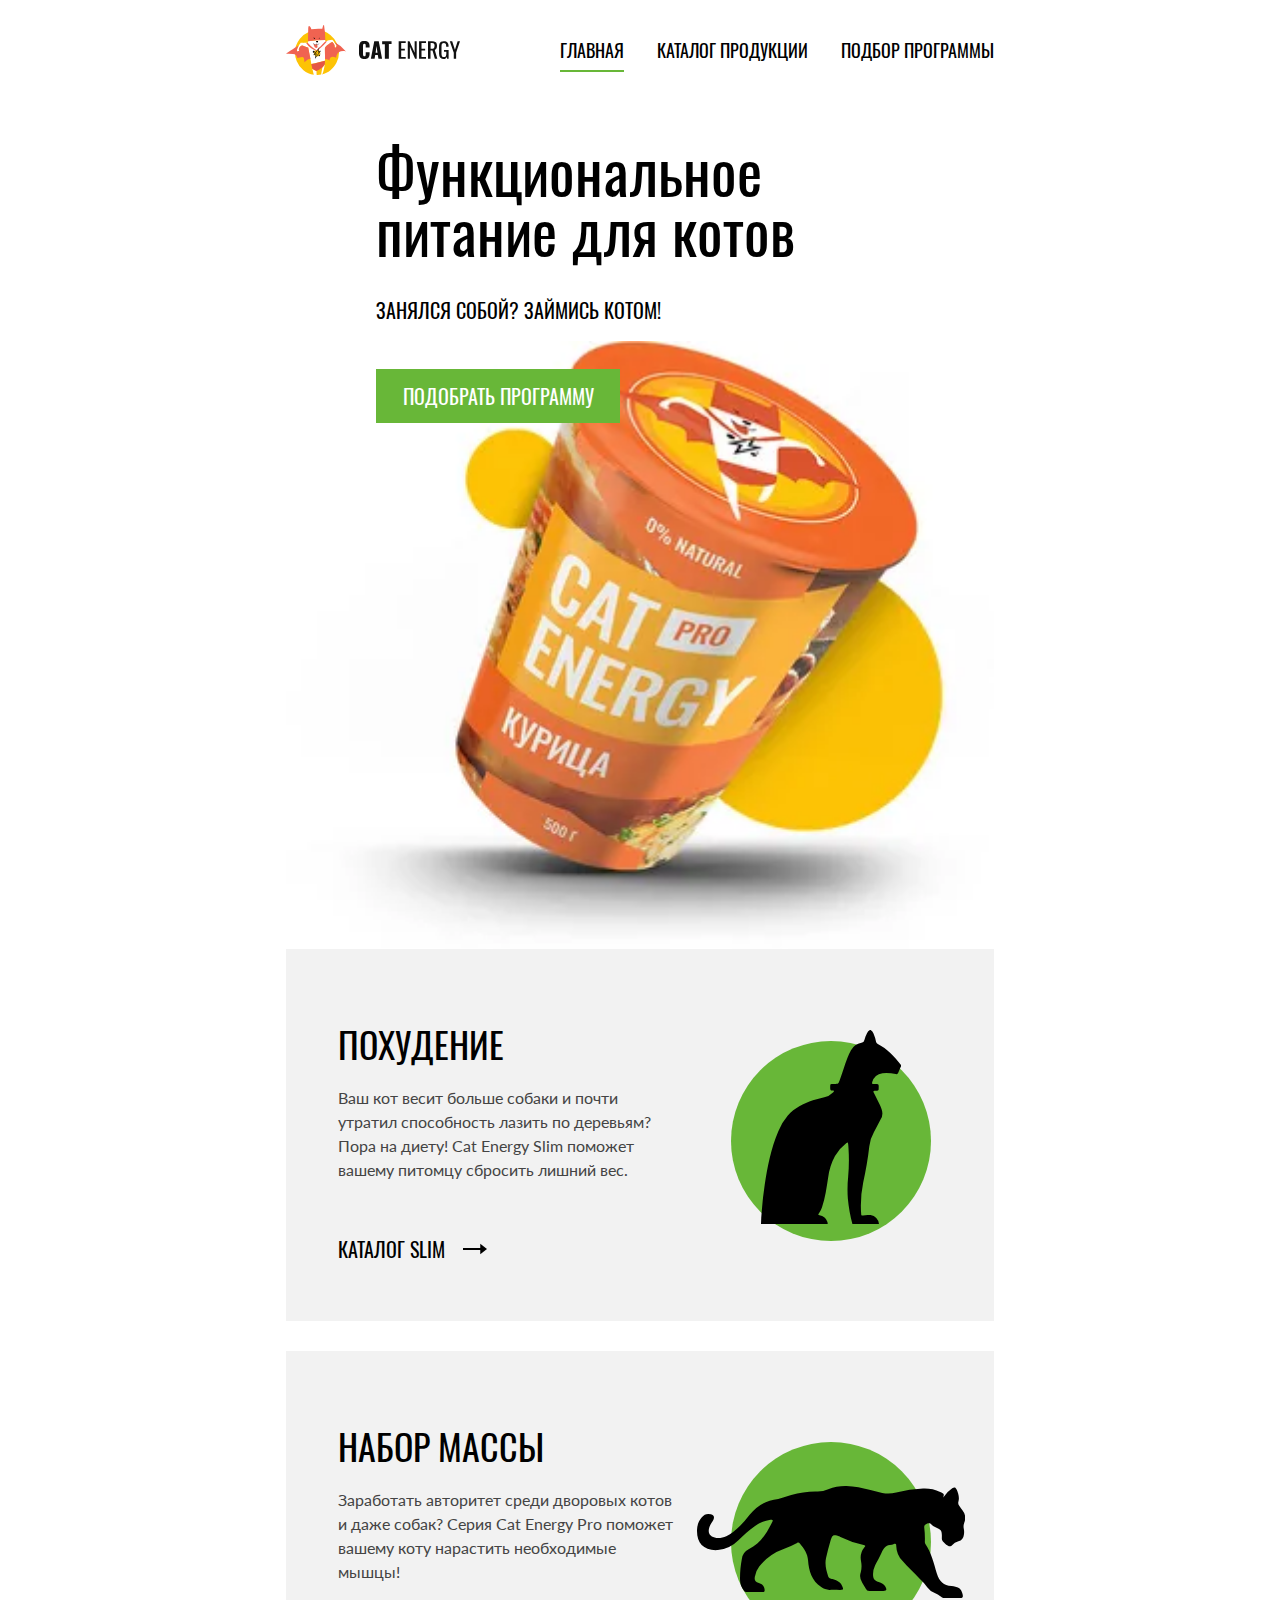
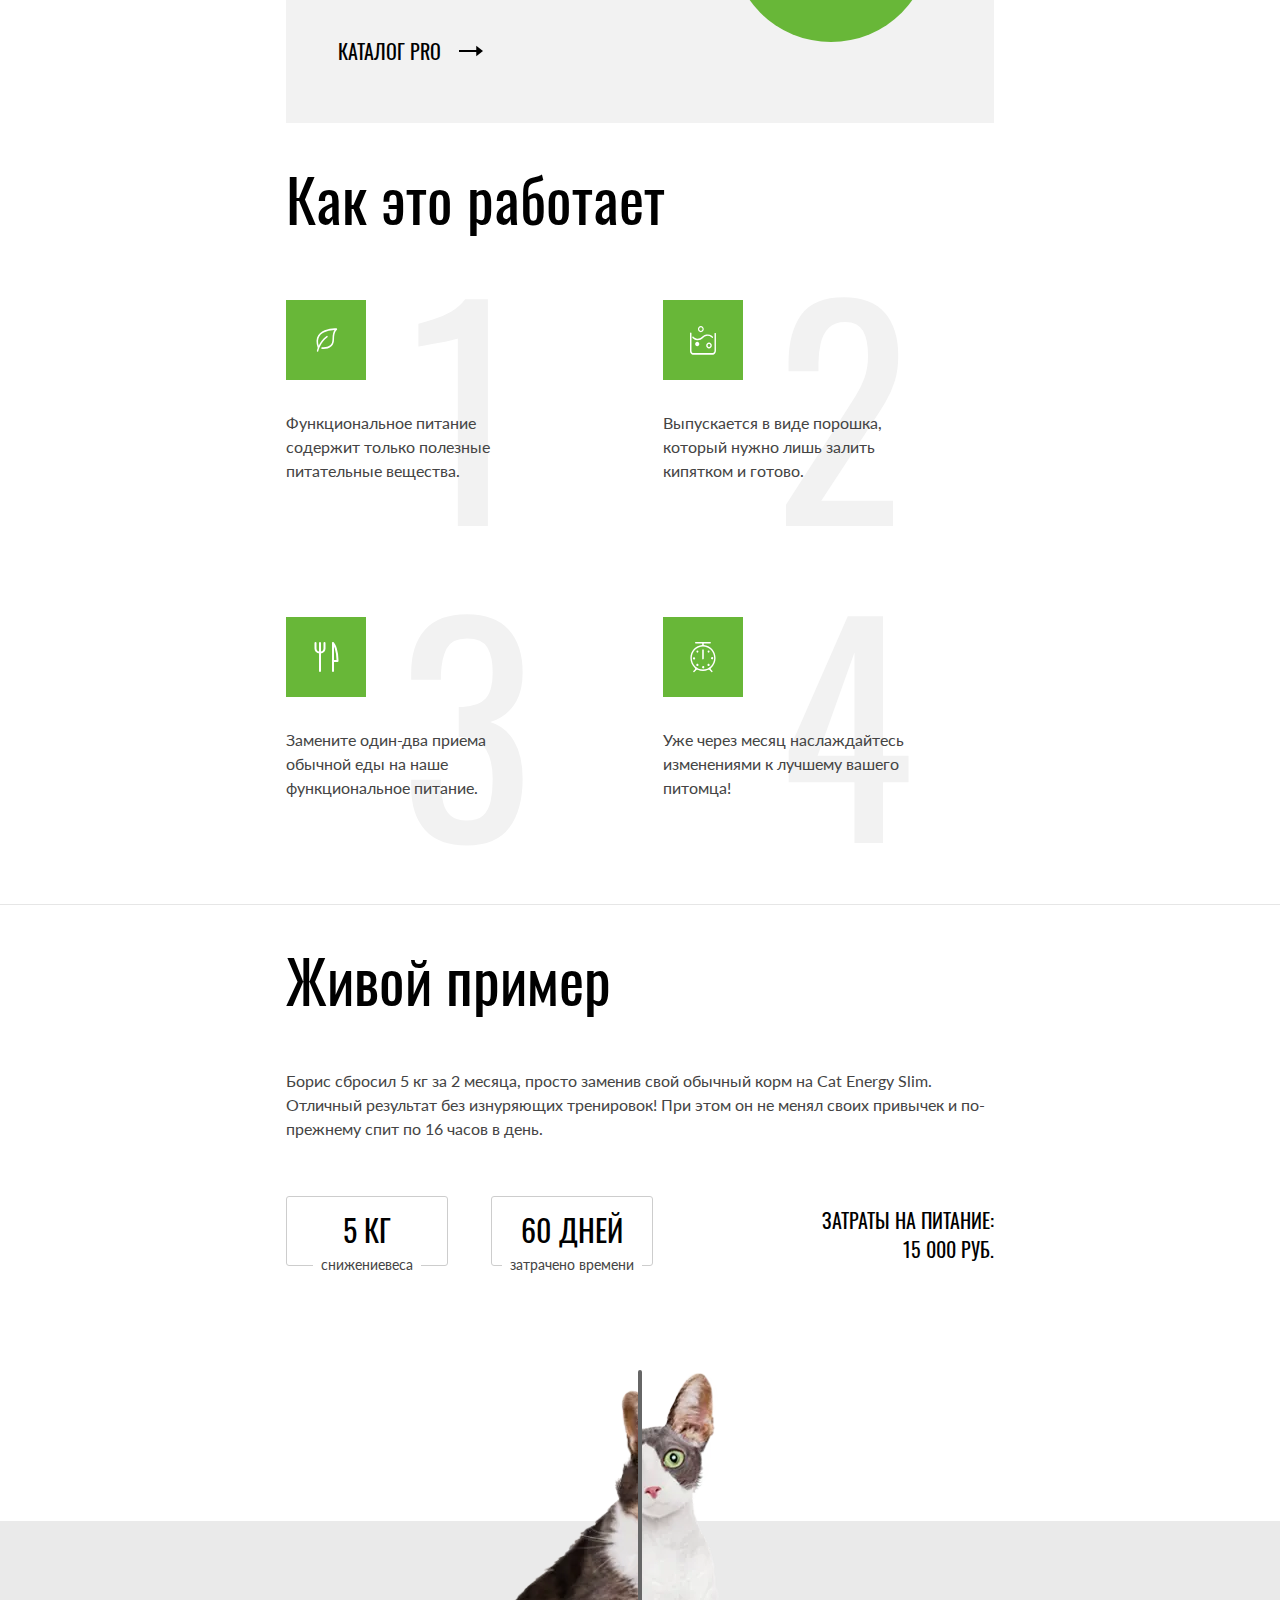
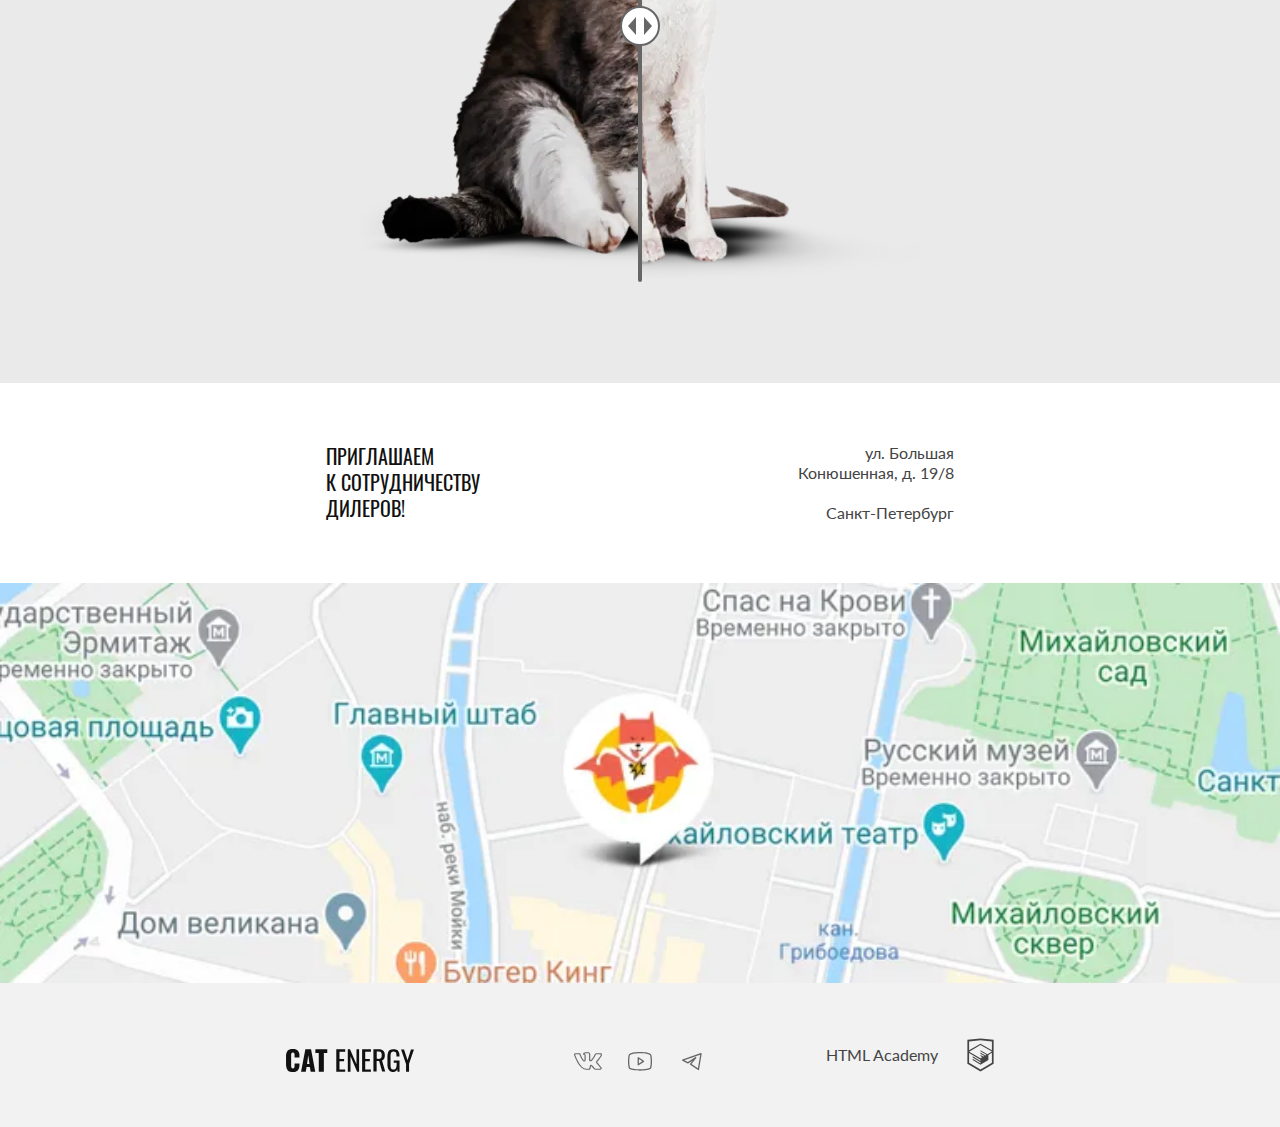
<file: index.html>
<!DOCTYPE html><html class="page" lang="ru"><head><meta charset="UTF-8"><title>CAT ENERGY</title><meta name="viewport" content="width=device-width,initial-scale=1"><link rel="stylesheet" href="styles/styles.css"><link rel="icon" href="favicon.ico"><link rel="icon" href="favicons/icon.svg" type="image/svg+xml"><link rel="apple-touch-icon" href="favicons/apple-icon-180x180.png"><link rel="manifest" href="manifest.webmanifest"><link rel="preload" href="../../fonts/oswald/oswaldregular.woff2" type="font/woff2" as="font" crossorigin="anonumous"><link rel="preload" href="../../fonts/lato/Lato-Regular.woff2" type="font/woff2" as="font" crossorigin="anonumous"><script src="scripts/index.js" defer="defer"></script></head><body class="page-body"><header class="page-body__header header"><a class="header__logo logo" href="index.html"><picture><source media="(min-width: 1440px)" srcset="images/logo-desktop.svg" width="70" height="59" type="image/svg+xml"><source media="(min-width: 768px)" srcset="images/logo-tablet.svg" width="60" height="50" type="image/svg+xml"><img class="logo__picture" src="images/logo-mobile.svg" alt="Логотип картинка." width="33" height="38"></picture><picture><source media="(min-width: 1440px)" srcset="images/logo-text.svg" width="118" height="21" type="image/svg+xml"><img class="logo__picture logo__picture--text" src="images/logo-text.svg" alt="Логотип текст." width="101" height="18"></picture></a><nav class="header__nav main-navigation"><button class="main-navigation__button" type="button"><span class="visually-hidden">Показать меню</span></button><ul class="main-navigation__list main-navigation__list--hidden main-navigation__list--light"><li class="main-navigation__item"><a class="main-navigation__link main-navigation__link--current" href="#" aria-current="page">Главная</a></li><li class="main-navigation__item"><a class="main-navigation__link" href="catalog.html">Каталог продукции</a></li><li class="main-navigation__item"><a class="main-navigation__link" href="#">Подбор программы</a></li></ul></nav></header><main class="main"><section class="hero"><div class="hero__wrapper"><h1 class="hero__title">Функциональное<br>питание для котов</h1><p class="hero__slogan">Занялся собой? Займись котом!</p><picture><source media="(min-width: 1440px)" srcset="images/hero-fhoto-desktop@1x.webp, images/hero-fhoto-desktop@2x.webp 2x" width="552" height="499" type="image/webp"><source media="(min-width: 768px)" srcset="images/hero-fhoto-tablet@1x.webp, images/hero-fhoto-tablet@2x.webp 2x" width="709" height="609" type="image/webp"><source srcset="images/hero-fhoto-mobile@1x.webp, images/hero-fhoto-mobile@2x.webp 2x" width="280" height="270" type="image/webp"><source media="(min-width: 1440px)" srcset="images/hero-fhoto-desktop@1x.png, images/hero-fhoto-desktop@2x.png 2x" width="552" height="499" type="image/png"><source media="(min-width: 768px)" srcset="images/hero-fhoto-tablet@1x.png, images/hero-fhoto-tablet@2x.png 2x" width="709" height="609" type="image/png"><img class="hero__picture" src="images/hero-fhoto-mobile@1x.png" alt="Банка еды для кота Cat energy PRO курица." width="280" height="270" srcset="images/hero-fhoto-mobile@2x.png 2x"></picture><a class="hero__button button button--primary" href="#">Подобрать программу</a></div></section><section class="programs"><h2 class="visually-hidden">Программы</h2><article class="programs__item programs__item--slim"><h3 class="programs__title">Похудение</h3><p class="programs__description">Ваш кот весит больше собаки и почти утратил способность лазить по деревьям? Пора на диету! Cat Energy Slim поможет вашему питомцу сбросить лишний вес.</p><a class="programs__link" href="#">Каталог slim</a></article><article class="programs__item programs__item--pro"><h3 class="programs__title">Набор массы</h3><p class="programs__description">Заработать авторитет среди дворовых котов и даже собак? Серия Cat Energy Pro поможет вашему коту нарастить необходимые мышцы!</p><a class="programs__link" href="#">Каталог pro</a></article></section><section class="works"><h2 class="works__title">Как это работает</h2><ul class="works__list"><li class="works__item works__item--leaf">Функциональное питание содержит только полезные питательные вещества.</li><li class="works__item works__item--drink">Выпускается в виде порошка, который нужно лишь залить кипятком и готово.</li><li class="works__item works__item--tableware">Замените один-два приема обычной еды на наше функциональное питание.</li><li class="works__item works__item--clock">Уже через месяц наслаждайтесь изменениями к лучшему вашего питомца!</li></ul></section><section class="example"><div class="example__wrapper"><h2 class="example__title">Живой пример</h2><p class="example__description">Борис сбросил 5 кг за 2 месяца, просто заменив свой обычный корм на Cat Energy Slim. Отличный результат без изнуряющих тренировок! При этом он не менял своих привычек и по-прежнему спит по 16 часов в день.</p><ul class="example__stats"><li class="example__item"><span class="example__meaning">5 КГ</span> <span class="example__parameter">снижение<br class="example__parameter-shift">веса</span></li><li class="example__item"><span class="example__meaning">60 ДНЕЙ</span> <span class="example__parameter">затрачено времени</span></li></ul><p class="example__cost"><span class="example__cost-parameter">Затраты на питание:</span> <span class="example__cost-meaning">15 000 РУБ.</span></p><div class="example__compare"><div class="example__image-container-before"><picture><source media="(min-width: 768px)" srcset="images/cat-before-tablet@1x.webp, images/cat-before-tablet@2x.webp 2x" width="560" height="512" type="image/webp"><source srcset="images/cat-before-mobile@1x.webp, images/cat-before-mobile@2x.webp 2x" width="280" height="256" type="image/webp"><source media="(min-width: 768px)" srcset="images/cat-before-tablet@1x.png, images/cat-before-tablet@2x.png 2x" width="560" height="512" type="image/png"><img class="example__image example__image-before" src="images/cat-before-mobile@1x.png" alt="Кот до нашего питания." width="280" height="256" srcset="images/cat-before-mobile@2x.png 2x"></picture></div><button class="example__button" type="button"><span class="visually-hidden">Посмотреть разницу</span></button><div class="example__image-container-after"><picture><source media="(min-width: 768px)" srcset="images/cat-after-tablet@1x.webp, images/cat-after-tablet@2x.webp 2x" width="560" height="512" type="image/webp"><source srcset="images/cat-after-mobile@1x.webp, images/cat-after-mobile@2x.webp 2x" width="280" height="256" type="image/webp"><source media="(min-width: 768px)" srcset="images/cat-after-tablet@1x.png, images/cat-after-tablet@2x.png 2x" width="560" height="512" type="image/png"><img class="example__image example__image-after" src="images/cat-after-mobile@1x.png" alt="Кот после нашего питания." width="280" height="256" srcset="images/cat-after-mobile@2x.png 2x"></picture></div></div></div></section><section class="contacts"><h2 class="visually-hidden">Контакты</h2><div class="contacts__wrapper"><p class="contacts__slogan">Приглашаем<br>к сотрудничеству<br>дилеров!</p><address class="contacts__address"><span class="contacts__address-name">ул. Большая<br>Конюшенная, д. 19/8</span> <span class="contacts__address-name">Санкт-Петербург</span></address></div><iframe class="contacts__map-interactive" src="https://www.google.com/maps/embed?pb=!1m18!1m12!1m3!1d3997.162788892918!2d30.318955098400224!3d59.9390880300428!2m3!1f0!2f0!3f0!3m2!1i1024!2i768!4f13.1!3m3!1m2!1s0x4696310fca145cc1%3A0x42b32648d8238007!2z0JHQvtC70YzRiNCw0Y8g0JrQvtC90Y7RiNC10L3QvdCw0Y8g0YPQuy4sIDE5LzgsINCh0LDQvdC60YIt0J_QtdGC0LXRgNCx0YPRgNCzLCAxOTExODY!5e0!3m2!1sru!2sru!4v1728132823657!5m2!1sru!2sru" width="600" height="450" style="border:0;" allowfullscreen="" loading="lazy" referrerpolicy="no-referrer-when-downgrade"></iframe></section></main><footer class="footer"><div class="footer__wrapper"><a class="footer__logo logo" href="index.html"><img class="logo__picture logo__picture--text" src="images/logo-text.svg" alt="Логотип." width="128" height="24"></a><ul class="footer__social-list social-list"><li class="social-list__item"><a class="social-list__link social-list__link--vk" href="#"><span class="visually-hidden">В контакте</span></a></li><li class="social-list__item"><a class="social-list__link social-list__link--youtube" href="#"><span class="visually-hidden">Youtube</span></a></li><li class="social-list__item"><a class="social-list__link social-list__link--tg" href="#"><span class="visually-hidden">Telegram</span></a></li></ul><a class="footer__htmlacademy-logo htmlacademy-logo" href="#"><span class="htmlacademy-logo__text">HTML Academy</span> <span class="htmlacademy-logo__picture"></span></a></div></footer></body></html>
</file>
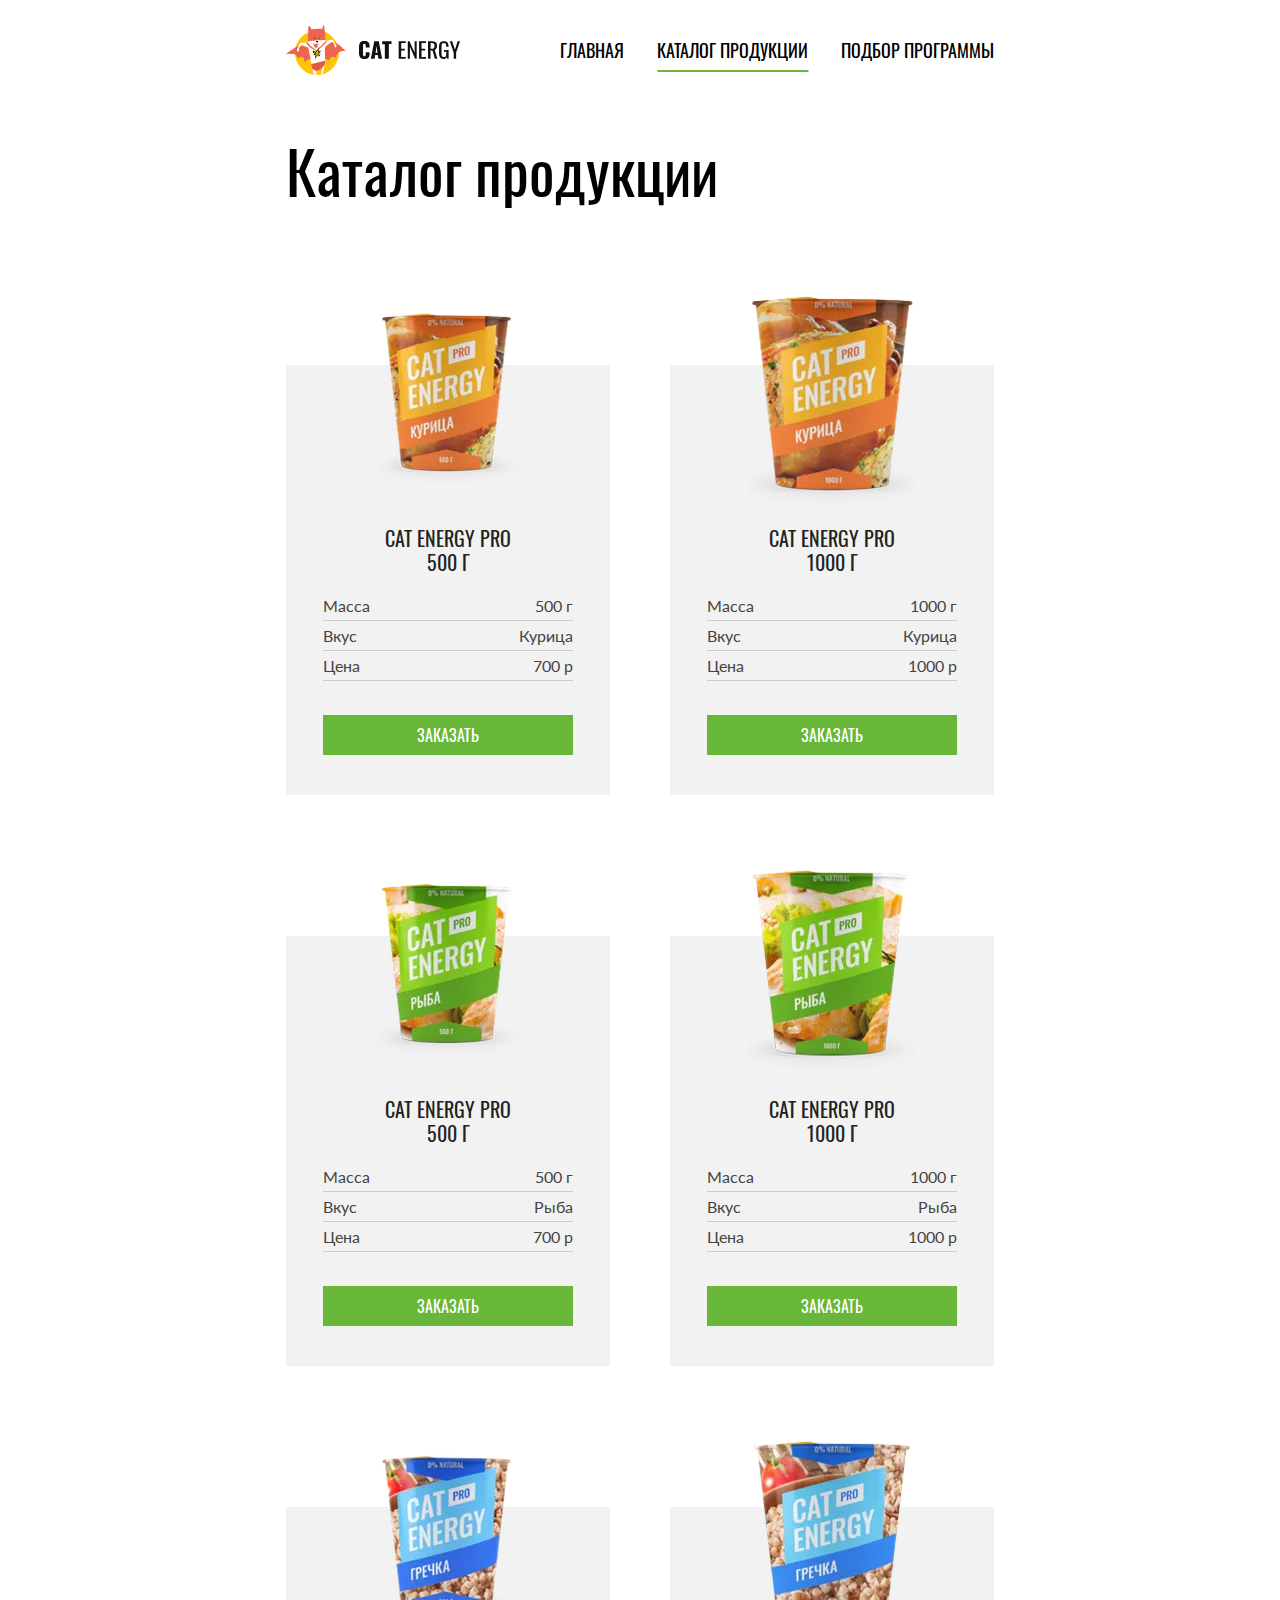
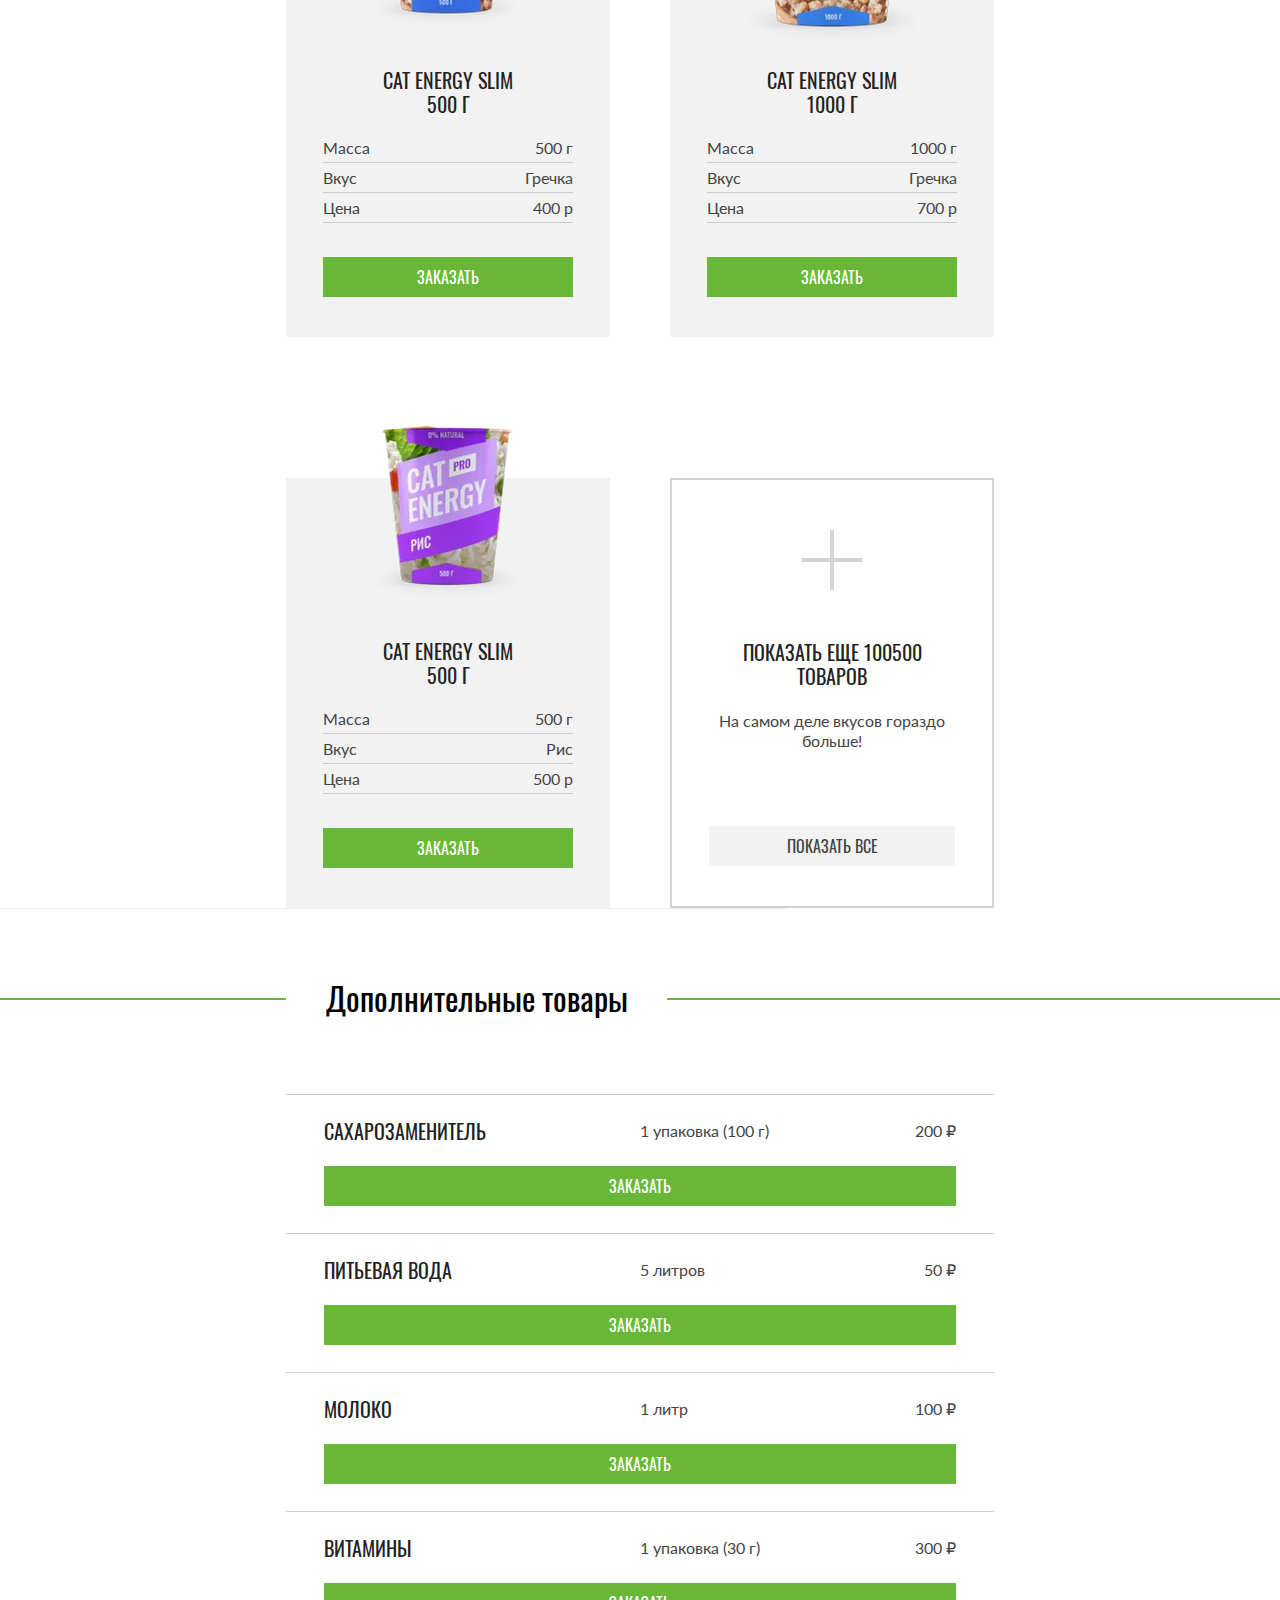
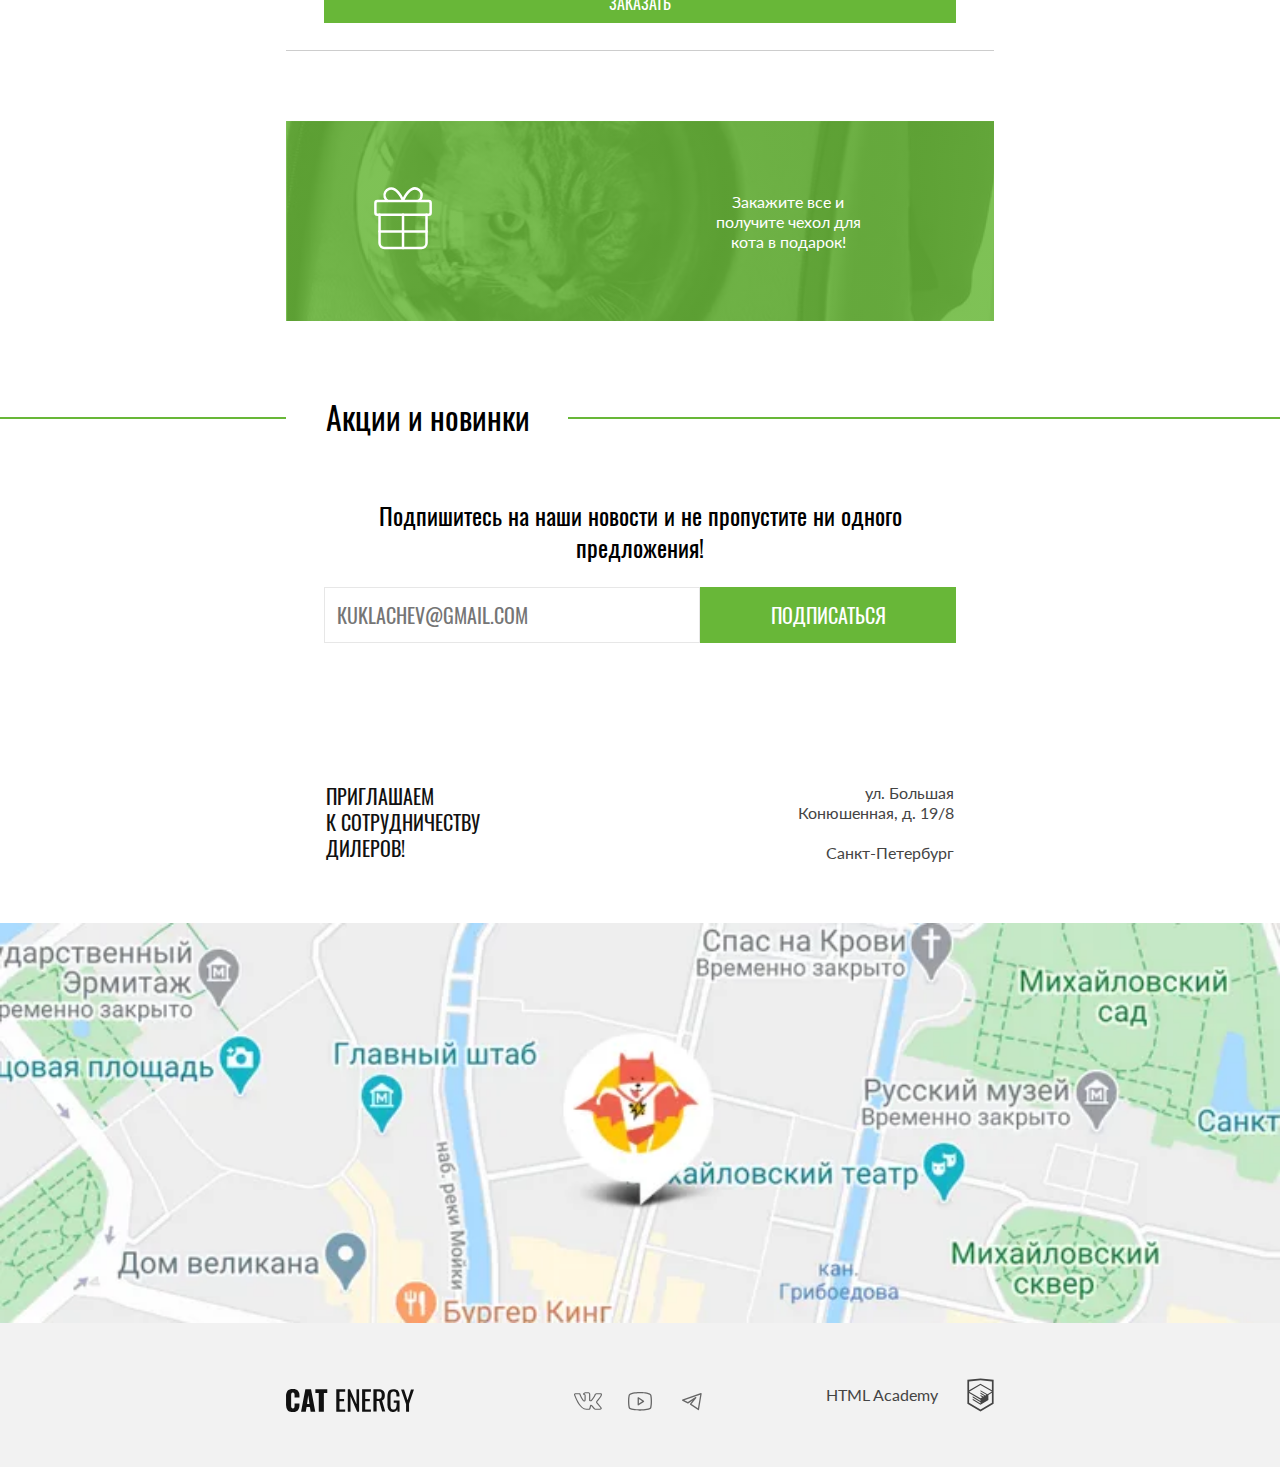
<file: catalog.html>
<!DOCTYPE html><html class="page" lang="ru"><head><meta charset="UTF-8"><title>Каталог CAT ENERGY</title><meta name="viewport" content="width=device-width,initial-scale=1"><link rel="stylesheet" href="styles/styles.css"><link rel="icon" href="favicon.ico"><link rel="icon" href="favicons/icon.svg" type="image/svg+xml"><link rel="apple-touch-icon" href="favicons/apple-icon-180x180.png"><link rel="manifest" href="manifest.webmanifest"><link rel="preload" href="../../fonts/oswald/oswaldregular.woff2" type="font/woff2" as="font" crossorigin="anonumous"><link rel="preload" href="../../fonts/lato/Lato-Regular.woff2" type="font/woff2" as="font" crossorigin="anonumous"><script src="scripts/index.js" defer="defer"></script></head><body class="page-body"><header class="header"><a class="header__logo logo" href="index.html"><picture><source media="(min-width: 1440px)" srcset="images/logo-desktop.svg" width="70" height="59" type="image/svg+xml"><source media="(min-width: 768px)" srcset="images/logo-tablet.svg" width="60" height="50" type="image/svg+xml"><img class="logo__picture" src="images/logo-mobile.svg" alt="Логотип картинка." width="33" height="38"></picture><picture><source media="(min-width: 1440px)" srcset="images/logo-text.svg" width="118" height="21" type="image/svg+xml"><img class="logo__picture logo__picture--text" src="images/logo-text.svg" alt="Логотип текст." width="101" height="18"></picture></a><nav class="header__nav main-navigation"><button class="main-navigation__button" type="button"><span class="visually-hidden">Показать меню</span></button><ul class="main-navigation__list main-navigation__list--hidden"><li class="main-navigation__item"><a class="main-navigation__link" href="index.html">Главная</a></li><li class="main-navigation__item"><a class="main-navigation__link main-navigation__link--current" href="#" aria-current="page">Каталог продукции</a></li><li class="main-navigation__item"><a class="main-navigation__link" href="#">Подбор программы</a></li></ul></nav></header><main class="main"><h1 class="main__title">Каталог продукции</h1><section class="catalog"><h2 class="visually-hidden">Каталог основной продукции</h2><ul class="catalog__list"><li class="catalog__item catalog-item"><a class="catalog-item__link-img" href="#"><picture><source media="(min-width: 1440px)" srcset="images/cat-energy-pro-chicken-500g-desktop@1x.webp, images/cat-energy-pro-chicken-500g-desktop@2x.webp 2x" width="169" height="210" type="image/webp"><source media="(min-width: 768px)" srcset="images/cat-energy-pro-chicken-500g-tablet@1x.webp, images/cat-energy-pro-chicken-500g-tablet@2x.webp 2x" width="200" height="210" type="image/webp"><source srcset="images/cat-energy-pro-chicken-500g-mobile@1x.webp, images/cat-energy-pro-chicken-500g-mobile@2x.webp 2x" width="140" height="107" type="image/webp"><source media="(min-width: 1440px)" srcset="images/cat-energy-pro-chicken-500g-desktop@1x.png, images/cat-energy-pro-chicken-500g-desktop@2x.png 2x" width="169" height="210" type="image/png"><source media="(min-width: 768px)" srcset="images/cat-energy-pro-chicken-500g-tablet@1x.png, images/cat-energy-pro-chicken-500g-tablet@2x.png 2x" width="200" height="210" type="image/png"><img class="catalog-item__image" src="images/cat-energy-pro-chicken-500g-mobile@1x.png" alt="Cat Energy Pro Курица 500г." width="140" height="107" srcset="images/cat-energy-pro-chicken-500g-mobile@2x.png 2x"></picture></a><a class="catalog-item__link" href="#"><h3 class="catalog-item__title">Cat Energy PRO 500 г</h3></a><ul class="catalog-item__properties"><li class="catalog-item__property"><span class="catalog-item__property-name">Масса</span> <span class="catalog-item__property-meaning">500 г</span></li><li class="catalog-item__property"><span class="catalog-item__property-name">Вкус</span> <span class="catalog-item__property-meaning">Курица</span></li><li class="catalog-item__property"><span class="catalog-item__property-name">Цена</span> <span class="catalog-item__property-meaning">700 р</span></li></ul><a class="catalog-item__button button button--primary" href="#">Заказать</a></li><li class="catalog__item catalog-item"><a class="catalog-item__link-img" href="#"><picture><source media="(min-width: 1440px)" srcset="images/cat-energy-pro-chicken-1000g-desktop@1x.webp, images/cat-energy-pro-chicken-1000g-desktop@2x.webp 2x" width="169" height="210" type="image/webp"><source media="(min-width: 768px)" srcset="images/cat-energy-pro-chicken-1000g-tablet@1x.webp, images/cat-energy-pro-chicken-1000g-tablet@2x.webp 2x" width="200" height="210" type="image/webp"><source srcset="images/cat-energy-pro-chicken-1000g-mobile@1x.webp, images/cat-energy-pro-chicken-1000g-mobile@2x.webp 2x" width="140" height="107" type="image/webp"><source media="(min-width: 1440px)" srcset="images/cat-energy-pro-chicken-1000g-desktop@1x.png, images/cat-energy-pro-chicken-1000g-desktop@2x.png 2x" width="169" height="210" type="image/png"><source media="(min-width: 768px)" srcset="images/cat-energy-pro-chicken-1000g-tablet@1x.png, images/cat-energy-pro-chicken-1000g-tablet@2x.png 2x" width="200" height="210" type="image/png"><img class="catalog-item__image" src="images/cat-energy-pro-chicken-1000g-mobile@1x.png" alt="Cat Energy Pro Курица 1000г." width="140" height="107" srcset="images/cat-energy-pro-chicken-1000g-mobile@2x.png 2x"></picture></a><a class="catalog-item__link" href="#"><h3 class="catalog-item__title">Cat Energy PRO 1000 г</h3></a><ul class="catalog-item__properties"><li class="catalog-item__property"><span class="catalog-item__property-name">Масса</span> <span class="catalog-item__property-meaning">1000 г</span></li><li class="catalog-item__property"><span class="catalog-item__property-name">Вкус</span> <span class="catalog-item__property-meaning">Курица</span></li><li class="catalog-item__property"><span class="catalog-item__property-name">Цена</span> <span class="catalog-item__property-meaning">1000 р</span></li></ul><a class="catalog-item__button button button--primary" href="#">Заказать</a></li><li class="catalog__item catalog-item"><a class="catalog-item__link-img" href="#"><picture><source media="(min-width: 1440px)" srcset="images/cat-energy-pro-fish-500g-desktop@1x.webp, images/cat-energy-pro-fish-500g-desktop@2x.webp 2x" width="169" height="210" type="image/webp"><source media="(min-width: 768px)" srcset="images/cat-energy-pro-fish-500g-tablet@1x.webp, images/cat-energy-pro-fish-500g-tablet@2x.webp 2x" width="200" height="210" type="image/webp"><source srcset="images/cat-energy-pro-fish-500g-mobile@1x.webp, images/cat-energy-pro-fish-500g-mobile@2x.webp 2x" width="140" height="107" type="image/webp"><source media="(min-width: 1440px)" srcset="images/cat-energy-pro-fish-500g-desktop@1x.png, images/cat-energy-pro-fish-500g-desktop@2x.png 2x" width="169" height="210" type="image/png"><source media="(min-width: 768px)" srcset="images/cat-energy-pro-fish-500g-tablet@1x.png, images/cat-energy-pro-fish-500g-tablet@2x.png 2x" width="200" height="210" type="image/png"><img class="catalog-item__image" src="images/cat-energy-pro-fish-500g-mobile@1x.png" alt="Cat Energy Pro Рыба 500г." width="140" height="107" srcset="images/cat-energy-pro-fish-500g-mobile@2x.png 2x"></picture></a><a class="catalog-item__link" href="#"><h3 class="catalog-item__title">Cat Energy PRO 500 г</h3></a><ul class="catalog-item__properties"><li class="catalog-item__property"><span class="catalog-item__property-name">Масса</span> <span class="catalog-item__property-meaning">500 г</span></li><li class="catalog-item__property"><span class="catalog-item__property-name">Вкус</span> <span class="catalog-item__property-meaning">Рыба</span></li><li class="catalog-item__property"><span class="catalog-item__property-name">Цена</span> <span class="catalog-item__property-meaning">700 р</span></li></ul><a class="catalog-item__button button button--primary" href="#">Заказать</a></li><li class="catalog__item catalog-item"><a class="catalog-item__link-img" href="#"><picture><source media="(min-width: 1440px)" srcset="images/cat-energy-pro-fish-1000g-desktop@1x.webp, images/cat-energy-pro-fish-1000g-desktop@2x.webp 2x" width="169" height="210" type="image/webp"><source media="(min-width: 768px)" srcset="images/cat-energy-pro-fish-1000g-tablet@1x.webp, images/cat-energy-pro-fish-1000g-tablet@2x.webp 2x" width="200" height="210" type="image/webp"><source srcset="images/cat-energy-pro-fish-1000g-mobile@1x.webp, images/cat-energy-pro-fish-1000g-mobile@2x.webp 2x" width="140" height="107" type="image/webp"><source media="(min-width: 1440px)" srcset="images/cat-energy-pro-fish-1000g-desktop@1x.png, images/cat-energy-pro-fish-1000g-desktop@2x.png 2x" width="169" height="210" type="image/png"><source media="(min-width: 768px)" srcset="images/cat-energy-pro-fish-1000g-tablet@1x.png, images/cat-energy-pro-fish-1000g-tablet@2x.png 2x" width="200" height="210" type="image/png"><img class="catalog-item__image" src="images/cat-energy-pro-fish-1000g-mobile@1x.png" alt="Cat Energy Pro Рыба 1000г." width="140" height="107" srcset="images/cat-energy-pro-fish-1000g-mobile@2x.png 2x"></picture></a><a class="catalog-item__link" href="#"><h3 class="catalog-item__title">Cat Energy PRO 1000 г</h3></a><ul class="catalog-item__properties"><li class="catalog-item__property"><span class="catalog-item__property-name">Масса</span> <span class="catalog-item__property-meaning">1000 г</span></li><li class="catalog-item__property"><span class="catalog-item__property-name">Вкус</span> <span class="catalog-item__property-meaning">Рыба</span></li><li class="catalog-item__property"><span class="catalog-item__property-name">Цена</span> <span class="catalog-item__property-meaning">1000 р</span></li></ul><a class="catalog-item__button button button--primary" href="#">Заказать</a></li><li class="catalog__item catalog-item"><a class="catalog-item__link-img" href="#"><picture><source media="(min-width: 1440px)" srcset="images/cat-energy-slim-buckwheat-500g-desktop@1x.webp, images/cat-energy-slim-buckwheat-500g-desktop@2x.webp 2x" width="169" height="210" type="image/webp"><source media="(min-width: 768px)" srcset="images/cat-energy-slim-buckwheat-500g-tablet@1x.webp, images/cat-energy-slim-buckwheat-500g-tablet@2x.webp 2x" width="200" height="210" type="image/webp"><source srcset="images/cat-energy-slim-buckwheat-500g-mobile@1x.webp, images/cat-energy-slim-buckwheat-500g-mobile@2x.webp 2x" width="140" height="107" type="image/webp"><source media="(min-width: 1440px)" srcset="images/cat-energy-slim-buckwheat-500g-desktop@1x.png, images/cat-energy-slim-buckwheat-500g-desktop@2x.png 2x" width="169" height="210" type="image/png"><source media="(min-width: 768px)" srcset="images/cat-energy-slim-buckwheat-500g-tablet@1x.png, images/cat-energy-slim-buckwheat-500g-tablet@2x.png 2x" width="200" height="210" type="image/png"><img class="catalog-item__image" src="images/cat-energy-slim-buckwheat-500g-mobile@1x.png" alt="Cat Energy Slim Гречка 500г." width="140" height="107" srcset="images/cat-energy-slim-buckwheat-500g-mobile@2x.png 2x"></picture></a><a class="catalog-item__link" href="#"><h3 class="catalog-item__title">Cat Energy SLIM 500 г</h3></a><ul class="catalog-item__properties"><li class="catalog-item__property"><span class="catalog-item__property-name">Масса</span> <span class="catalog-item__property-meaning">500 г</span></li><li class="catalog-item__property"><span class="catalog-item__property-name">Вкус</span> <span class="catalog-item__property-meaning">Гречка</span></li><li class="catalog-item__property"><span class="catalog-item__property-name">Цена</span> <span class="catalog-item__property-meaning">400 р</span></li></ul><a class="catalog-item__button button button--primary" href="#">Заказать</a></li><li class="catalog__item catalog-item"><a class="catalog-item__link-img" href="#"><picture><source media="(min-width: 1440px)" srcset="images/cat-energy-slim-buckwheat-1000g-desktop@1x.webp, images/cat-energy-slim-buckwheat-1000g-desktop@2x.webp 2x" width="169" height="210" type="image/webp"><source media="(min-width: 768px)" srcset="images/cat-energy-slim-buckwheat-1000g-tablet@1x.webp, images/cat-energy-slim-buckwheat-1000g-tablet@2x.webp 2x" width="200" height="210" type="image/webp"><source srcset="images/cat-energy-slim-buckwheat-1000g-mobile@1x.webp, images/cat-energy-slim-buckwheat-1000g-mobile@2x.webp 2x" width="140" height="107" type="image/webp"><source media="(min-width: 1440px)" srcset="images/cat-energy-slim-buckwheat-1000g-desktop@1x.png, images/cat-energy-slim-buckwheat-1000g-desktop@2x.png 2x" width="169" height="210" type="image/png"><source media="(min-width: 768px)" srcset="images/cat-energy-slim-buckwheat-1000g-tablet@1x.png, images/cat-energy-slim-buckwheat-1000g-tablet@2x.png 2x" width="200" height="210" type="image/png"><img class="catalog-item__image" src="images/cat-energy-slim-buckwheat-1000g-mobile@1x.png" alt="Cat Energy Slim Гречка 1000г." width="140" height="107" srcset="images/cat-energy-slim-buckwheat-1000g-mobile@2x.png 2x"></picture></a><a class="catalog-item__link" href="#"><h3 class="catalog-item__title">Cat Energy SLIM 1000 г</h3></a><ul class="catalog-item__properties"><li class="catalog-item__property"><span class="catalog-item__property-name">Масса</span> <span class="catalog-item__property-meaning">1000 г</span></li><li class="catalog-item__property"><span class="catalog-item__property-name">Вкус</span> <span class="catalog-item__property-meaning">Гречка</span></li><li class="catalog-item__property"><span class="catalog-item__property-name">Цена</span> <span class="catalog-item__property-meaning">700 р</span></li></ul><a class="catalog-item__button button button--primary" href="#">Заказать</a></li><li class="catalog__item catalog-item"><a class="catalog-item__link-img" href="#"><picture><source media="(min-width: 1440px)" srcset="images/cat-energy-slim-rice-500g-desktop@1x.webp, images/cat-energy-slim-rice-500g-desktop@2x.webp 2x" width="169" height="210" type="image/webp"><source media="(min-width: 768px)" srcset="images/cat-energy-slim-rice-500g-tablet@1x.webp, images/cat-energy-slim-rice-500g-tablet@2x.webp 2x" width="200" height="210" type="image/webp"><source srcset="images/cat-energy-slim-rice-500g-mobile@1x.webp, images/cat-energy-slim-rice-500g-mobile@2x.webp 2x" width="140" height="107" type="image/webp"><source media="(min-width: 1440px)" srcset="images/cat-energy-slim-rice-500g-desktop@1x.png, images/cat-energy-slim-rice-500g-desktop@2x.png 2x" width="169" height="210" type="image/png"><source media="(min-width: 768px)" srcset="images/cat-energy-slim-rice-500g-tablet@1x.png, images/cat-energy-slim-rice-500g-tablet@2x.png 2x" width="200" height="210" type="image/png"><img class="catalog-item__image" src="images/cat-energy-slim-rice-500g-mobile@1x.png" alt="Изображение питания." width="140" height="107" srcset="images/cat-energy-slim-rice-500g-mobile@2x.png 2x"></picture></a><a class="catalog-item__link" href="#"><h3 class="catalog-item__title">Cat Energy SLIM 500 г</h3></a><ul class="catalog-item__properties"><li class="catalog-item__property"><span class="catalog-item__property-name">Масса</span> <span class="catalog-item__property-meaning">500 г</span></li><li class="catalog-item__property"><span class="catalog-item__property-name">Вкус</span> <span class="catalog-item__property-meaning">Рис</span></li><li class="catalog-item__property"><span class="catalog-item__property-name">Цена</span> <span class="catalog-item__property-meaning">500 р</span></li></ul><a class="catalog-item__button button button--primary" href="#">Заказать</a></li><li class="catalog__item catalog-item catalog-item--more"><h3 class="catalog-item__title catalog-item__title--more">Показать еще 100500 товаров</h3><p class="catalog-item__more-description">На самом деле вкусов гораздо больше!</p><a class="catalog-item__button catalog-item__button--more button button--secondary" href="#">Показать все</a></li></ul></section><section class="catalog-add"><h2 class="catalog-add__title">Дополнительные товары</h2><ul class="catalog-add__list"><li class="catalog-add__item catalog-add-item"><h3 class="catalog-add-item__title">Сахарозаменитель</h3><span class="catalog-add-item__quantity">1 упаковка (100 г)</span> <span class="catalog-add-item__price">200 ₽</span> <a class="catalog-add-item__button button button--primary" href="#">Заказать</a></li><li class="catalog-add__item catalog-add-item"><h3 class="catalog-add-item__title">Питьевая вода</h3><span class="catalog-add-item__quantity">5 литров</span> <span class="catalog-add-item__price">50 ₽</span> <a class="catalog-add-item__button button button--primary" href="#">Заказать</a></li><li class="catalog-add__item catalog-add-item"><h3 class="catalog-add-item__title">Молоко</h3><span class="catalog-add-item__quantity">1 литр</span> <span class="catalog-add-item__price">100 ₽</span> <a class="catalog-add-item__button button button--primary" href="#">Заказать</a></li><li class="catalog-add__item catalog-add-item"><h3 class="catalog-add-item__title">Витамины</h3><span class="catalog-add-item__quantity">1 упаковка (30 г)</span> <span class="catalog-add-item__price">300 ₽</span> <a class="catalog-add-item__button button button--primary" href="#">Заказать</a></li></ul><div class="catalog-add__promo promo"><h3 class="visually-hidden">Промоакция</h3><p class="promo__description">Закажите все и получите чехол для кота в подарок!</p></div></section><section class="subscribe"><h2 class="subscribe__title">Акции и новинки</h2><p class="subscribe__slogan">Подпишитесь на наши новости и не пропустите ни одного предложения!</p><form class="subscribe__form" action="https://echo.htmlacademy.ru" method="POST"><label class="subscribe__label"><span class="visually-hidden">Введите свой e-mail</span> <input class="subscribe__email" type="email" name="email" placeholder="кuklachev@gmail.com" required></label> <button class="subscribe__button button button--primary" type="submit">Подписаться</button></form></section><section class="contacts"><h2 class="visually-hidden">Контакты</h2><div class="contacts__wrapper"><p class="contacts__slogan">Приглашаем<br>к сотрудничеству<br>дилеров!</p><address class="contacts__address"><span class="contacts__address-name">ул. Большая<br>Конюшенная, д. 19/8</span> <span class="contacts__address-name">Санкт-Петербург</span></address></div><iframe class="contacts__map-interactive" src="https://www.google.com/maps/embed?pb=!1m18!1m12!1m3!1d3997.162788892918!2d30.318955098400224!3d59.9390880300428!2m3!1f0!2f0!3f0!3m2!1i1024!2i768!4f13.1!3m3!1m2!1s0x4696310fca145cc1%3A0x42b32648d8238007!2z0JHQvtC70YzRiNCw0Y8g0JrQvtC90Y7RiNC10L3QvdCw0Y8g0YPQuy4sIDE5LzgsINCh0LDQvdC60YIt0J_QtdGC0LXRgNCx0YPRgNCzLCAxOTExODY!5e0!3m2!1sru!2sru!4v1728132823657!5m2!1sru!2sru" width="600" height="450" style="border:0;" allowfullscreen="" loading="lazy" referrerpolicy="no-referrer-when-downgrade"></iframe></section></main><footer class="footer"><div class="footer__wrapper"><a class="footer__logo logo" href="index.html"><img class="logo__picture logo__picture--text" src="images/logo-text.svg" alt="Логотип." width="128" height="24"></a><ul class="footer__social-list social-list"><li class="social-list__item"><a class="social-list__link social-list__link--vk" href="#"><span class="visually-hidden">В контакте</span></a></li><li class="social-list__item"><a class="social-list__link social-list__link--youtube" href="#"><span class="visually-hidden">Youtube</span></a></li><li class="social-list__item"><a class="social-list__link social-list__link--tg" href="#"><span class="visually-hidden">Telegram</span></a></li></ul><a class="footer__htmlacademy-logo htmlacademy-logo" href="#"><span class="htmlacademy-logo__text">HTML Academy</span> <span class="htmlacademy-logo__picture"></span></a></div></footer></body></html>
</file>
<file: styles/styles.css>
@font-face{font-family:Oswald;src:url(../fonts/oswald/oswaldregular.woff2)format("woff2");font-weight:400;font-style:normal;font-display:swap}@font-face{font-family:Lato;src:url(../fonts/lato/Lato-Regular.woff2)format("woff2");font-weight:400;font-style:normal;font-display:swap}*,:before,:after{box-sizing:border-box}body{color:#444;margin:0;font-family:Lato,Arial,sans-serif;font-size:14px;line-height:18px}@media (width>=768px){body{font-size:16px;line-height:24px}}img{object-fit:contain;max-width:100%;height:auto;display:block}a{text-decoration:none}.visually-hidden{clip:rect(0 0 0 0);border:0;width:1px;height:1px;margin:-1px;padding:0;position:absolute;overflow:hidden}.button{color:#fff;text-align:center;text-transform:uppercase;background-color:#68b738;border:none;padding:10px 5px;font-family:Oswald,Arial,sans-serif;font-size:16px;line-height:20px;display:block}.button:hover{background-color:#5eaa2f}.button:active{color:#ffffff4d}.button:focus-visible{background-color:#5eaa2f;outline:none}.button:disabled{opacity:.2;pointer-events:none}.button--secondary{color:#444;background-color:#f2f2f2}.button--secondary:hover{background-color:#ebebeb}.button--secondary:active{color:#4444444d}.button--secondary:focus-visible{background-color:#ebebeb;outline:none}.page-body{grid-template-rows:auto 1fr auto;min-height:100vh;display:grid;overflow-x:hidden}@media (width>=1440px){.page-body .page-body__header{padding-top:0;position:absolute;top:55px;left:50%;transform:translate(-50%)}}.header{justify-content:space-between;align-items:center;width:280px;margin:0 auto;padding:13px 0 14px;display:flex}@media (width>=768px){.header{width:708px;padding:25px 0 0}}@media (width>=1440px){.header{z-index:4;width:1220px;padding-top:55px}}.logo{align-items:center;gap:56px;display:flex}@media (width>=768px){.logo{gap:13px}}.logo:hover{opacity:.8}.logo:focus-visible{opacity:.8;outline:none}.logo:active{opacity:.6}.main-navigation__list--hidden{display:none}.main-navigation__list{z-index:4;background-color:#fff;width:100%;margin:0;padding:0;list-style-type:none;position:absolute;top:65px;left:0%}@media (width>=768px){.main-navigation__list{flex-wrap:wrap;justify-content:flex-end;gap:33px;width:auto;max-width:500px;display:flex;position:static;transform:none}}@media (width>=1440px){.main-navigation__list{background-color:#0000;max-width:610px}}.main-navigation__item{border-top:1px solid #e6e6e6}@media (width>=768px){.main-navigation__item{border:none}}.main-navigation__link{color:#000;text-transform:uppercase;text-align:center;max-width:280px;margin:0 auto;padding:22px 0 24px;font-family:Oswald,Arial,sans-serif;font-size:20px;line-height:20px;display:block;position:relative}@media (width>=768px){.main-navigation__link{border:none;padding:12px 0 13px;font-size:18px;line-height:24px}}@media (width>=1440px){.main-navigation__link{font-size:20px;line-height:30px}}.main-navigation__link:hover{opacity:.6}.main-navigation__link:focus-visible{opacity:.6;outline:none}.main-navigation__link:active{opacity:.3}@media (width>=768px){.main-navigation__link--current:after{content:"";background-color:#68b738;width:100%;height:2px;display:block;position:absolute;bottom:3px;left:50%;transform:translate(-50%)}}@media (width>=1440px){.main-navigation__list--light .main-navigation__link{color:#fff}.main-navigation__list--light .main-navigation__link--current:after{background-color:#fff}}.main-navigation__button{cursor:pointer;background-color:#0000;background-image:url(../icons/stack.svg#button-open-menu);border:none;width:24px;height:24px;display:block}@media (width>=768px){.main-navigation__button{display:none}}.main-navigation__button:hover{opacity:.6}.main-navigation__button:focus-visible{opacity:.6;outline:none}.main-navigation__button:active{opacity:.3}.main-navigation__button--close{background-image:url(../icons/stack.svg#button-close);width:18px;height:18px}.main__title{color:#000;width:280px;margin:0 auto 41px;padding-top:27px;font-family:Oswald,Arial,sans-serif;font-size:36px;font-weight:400;line-height:36px;position:relative}@media (width<=767px){.main__title:before{content:"";background-color:#d9d9d9;width:100vh;height:1px;display:block;position:absolute;top:0;left:-400px}}@media (width>=768px){.main__title{width:708px;margin-bottom:84px;padding-top:65px;font-size:60px;line-height:60px}}@media (width>=1440px){.main__title{width:1220px;padding-top:74px}}.hero{background-image:-webkit-image-set(url(../images/hero-image-mobile@1x.webp) 1x type("image/webp"),url(../images/hero-image-mobile@2x.webp) 2x type("image/webp"),url(../images/hero-image-mobile@1x.jpg) 1x type("image/jpeg"),url(../images/hero-image-mobile@2x.jpg) 2x type("image/jpeg"));background-image:image-set("../images/hero-image-mobile@1x.webp" 1x type("image/webp"),"../images/hero-image-mobile@2x.webp" 2x type("image/webp"),"../images/hero-image-mobile@1x.jpg" 1x type("image/jpeg"),"../images/hero-image-mobile@2x.jpg" 2x type("image/jpeg"));background-position:top;background-repeat:no-repeat;background-size:auto 62.9%;margin-bottom:20px;position:relative}.hero:after{content:"";z-index:1;background-color:#68b738d9;width:100%;height:62.9%;display:block;position:absolute;top:0;right:0}.hero:before{content:"";z-index:-1;background-image:linear-gradient(90deg,#505055,#434247);width:100%;height:62.9%;display:block;position:absolute;top:0;right:0}@media (width>=768px){.hero{background-image:none;margin-bottom:0}.hero:after,.hero:before{content:"";width:0;height:0;display:block;position:absolute}}@media (width>=1440px){.hero{margin-bottom:82px}.hero:before{content:"";top:0;left:none;z-index:-1;background-image:-webkit-image-set(url(../images/hero-image-desktop@1x.webp) 1x type("image/webp"),url(../images/hero-image-desktop@2x.webp) 2x type("image/webp"),url(../images/hero-image-desktop@1x.jpg) 1x type("image/jpeg"),url(../images/hero-image-desktop@2x.jpg) 2x type("image/jpeg"));background-image:image-set("../images/hero-image-desktop@1x.webp" 1x type("image/webp"),"../images/hero-image-desktop@2x.webp" 2x type("image/webp"),"../images/hero-image-desktop@1x.jpg" 1x type("image/jpeg"),"../images/hero-image-desktop@2x.jpg" 2x type("image/jpeg"));background-position:10%;background-repeat:no-repeat;background-size:cover;width:50%;height:100%;display:block;position:absolute;right:0}.hero:after{content:"";z-index:1;background-color:#68b738d9;width:50%;height:100%;display:block;position:absolute;top:0;right:0}}.hero__wrapper{color:#fff;text-align:center;z-index:2;width:280px;margin:0 auto;padding-top:27px;font-family:Oswald,Arial,sans-serif;position:relative}@media (width>=768px){.hero__wrapper{text-align:left;width:708px;padding-top:65px}}@media (width>=1440px){.hero__wrapper{text-align:left;width:1220px;padding-top:143px;padding-bottom:238px}}.hero__title{margin:0 0 25px;font-size:36px;font-weight:400;line-height:36px}@media (width>=768px){.hero__title{color:#000;margin-bottom:40px;padding-left:90px;font-size:60px;line-height:60px}}@media (width>=1440px){.hero__title{padding:81px 660px 0 80px}}.hero__slogan{text-transform:uppercase;margin:0 0 29px;font-size:14px;line-height:14px}@media (width>=768px){.hero__slogan{color:#000;margin-bottom:21px;padding-left:90px;font-size:20px;line-height:20px}}@media (width>=1440px){.hero__slogan{margin-bottom:52px;padding-left:80px;padding-right:700px}}.hero__picture{display:block}@media (width>=1440px){.hero__picture{position:absolute;top:143px;left:447px}}@media (width>=768px){.hero__button{min-width:244px;padding:14px 20px;font-size:20px;line-height:26px;position:absolute;bottom:526px;left:90px}}@media (width>=1440px){.hero__button{bottom:182px;left:80px}}.programs{flex-direction:column;gap:20px;width:280px;margin:0 auto;display:flex}@media (width>=768px){.programs{gap:30px;width:708px}}@media (width>=1440px){.programs{flex-flow:wrap;gap:80px;width:1220px}}.programs__item{background-color:#f2f2f2;flex-direction:column;min-height:266px;padding:30px 33px 18px 20px;display:flex;position:relative}@media (width>=768px){.programs__item{padding:77px 316px 57px 52px}}@media (width>=1440px){.programs__item{width:570px;padding:77px 61px 59px 52px}}.programs__title{color:#000;text-transform:uppercase;margin:0 0 29px;padding-left:70px;font-family:Oswald,Arial,sans-serif;font-size:24px;font-weight:400;line-height:37px}@media (width>=768px){.programs__title{margin-bottom:24px;padding-left:0;font-size:36px;line-height:36px}}@media (width>=1440px){.programs__title{margin-bottom:73px;padding-left:162px}}.programs__description{margin:0 0 42px;position:relative}@media (width<=767px){.programs__description:after{content:"";background-color:#d9d9d9;width:240px;height:1px;display:block;position:absolute;bottom:-23px;left:50%;transform:translate(-50%)}}@media (width>=768px){.programs__description{margin-bottom:52px}}@media (width>=1440px){.programs__description{margin-bottom:27px}}.programs__link{color:#000;text-transform:uppercase;justify-content:start;align-items:center;gap:15px;margin-top:auto;font-family:Oswald,Arial,sans-serif;font-size:16px;line-height:16px;display:flex;position:relative}@media (width>=768px){.programs__link{font-size:20px;line-height:30px}}.programs__link:after{content:"";transform-origin:0;background-image:url(../icons/stack.svg#arrow);width:24px;min-width:30px;height:12px;transition:transform .3s,opacity .3s;display:block;position:static}.programs__link:hover:after{transform:scaleX(1.33)}.programs__link:active{opacity:.3}.programs__item--slim:before{content:"";background-image:url(../icons/stack.svg#cat-slim);width:50px;height:53px;display:block;position:absolute;top:24px;left:20px}@media (width>=768px){.programs__item--slim:before{width:200px;height:211px;top:81px;left:445px}}@media (width>=1440px){.programs__item--slim:before{width:100px;height:106px;top:41px;left:52px}}.programs__item--pro:before{content:"";background-image:url(../icons/stack.svg#cat-pro);width:67px;height:50px;display:block;position:absolute;top:24px;left:13px}@media (width>=768px){.programs__item--pro:before{width:268px;height:200px;top:91px;left:411px}}@media (width>=1440px){.programs__item--pro:before{width:134px;height:100px;top:47px;left:33px}}.works{width:280px;margin:0 auto;padding-top:20px;padding-bottom:49px}@media (width>=768px){.works{width:708px;padding-top:45px;padding-bottom:47px}}@media (width>=1440px){.works{width:1220px;padding-top:71px;padding-bottom:69px}}.works__title{color:#000;margin:0 0 40px;font-family:Oswald,Arial,sans-serif;font-size:36px;font-weight:400;line-height:40px}@media (width>=768px){.works__title{margin-bottom:32px;font-size:60px;line-height:60px}}.works__list{counter-reset:ch1;row-gap:20px;margin:0;padding:0;list-style-type:none;display:grid}@media (width>=768px){.works__list{grid-template-columns:1fr 1fr;gap:37px 45px}}@media (width>=1440px){.works__list{grid-template-columns:245px 245px 245px 245px;column-gap:80px}}.works__item{grid-template-columns:60px 1fr;column-gap:20px;min-height:60px;display:grid;position:relative}.works__item:before{content:"";background-color:#68b738;width:60px;height:60px;display:block;position:static}@media (width>=768px){.works__item:before{width:80px;height:80px}.works__item{grid-template-rows:auto 1fr;grid-template-columns:none;gap:31px 0;min-height:280px;padding-top:40px;padding-bottom:57px}.works__item:after{content:"";counter-increment:ch1;content:counter(ch1);color:#f2f2f2;z-index:-2;width:auto;height:280px;font-family:Oswald,Arial,sans-serif;font-size:280px;line-height:280px;display:block;position:absolute;right:0}.works__item--leaf{width:230px}}.works__item--leaf:before{background-image:url(../icons/stack.svg#leaf);background-position:50%;background-repeat:no-repeat;background-size:25px 28px}@media (width>=768px){.works__item--drink{width:246px}}.works__item--drink:before{background-image:url(../icons/stack.svg#drink);background-position:50%;background-repeat:no-repeat;background-size:26px 29px}@media (width>=768px){.works__item--tableware{width:248px}}.works__item--tableware:before{background-image:url(../icons/stack.svg#tableware);background-position:50%;background-repeat:no-repeat;background-size:25px 30px}@media (width>=768px){.works__item--clock{width:250px}}.works__item--clock:before{background-image:url(../icons/stack.svg#clock);background-position:50%;background-repeat:no-repeat;background-size:26px 31px}.example{background-color:#eaeaea}@media (width>=768px){.example{background-color:#0000;background-image:linear-gradient(0deg,#eaeaea 462px,#0000 462px)}}@media (width>=768px) and (width<=1439px){.example:before{content:"";background-color:#e6e6e6;width:100%;height:1px;display:block;position:absolute}}.example__wrapper{row-gap:20px;width:280px;margin:0 auto;padding-top:25px;padding-bottom:40px;display:grid}@media (width>=768px){.example__wrapper{grid-template-columns:367px 1fr;width:708px;padding-top:45px;padding-bottom:101px}}@media (width>=1440px){.example__wrapper{grid-template-columns:436px 560px;column-gap:224px;width:1220px;padding-top:0;padding-bottom:77px}}.example__title{color:#000;margin:0 0 20px;font-family:Oswald,Arial,sans-serif;font-size:36px;font-weight:400;line-height:40px}@media (width>=768px){.example__title{grid-column:1/-1;margin-bottom:40px;font-size:60px;line-height:60px}}@media (width>=1440px){.example__title{grid-column:1/1;margin-bottom:126px}}.example__description{margin:0}@media (width>=768px){.example__description{grid-column:1/-1;margin-bottom:35px}}@media (width>=1440px){.example__description{grid-column:1/1;margin-bottom:49px}}.example__stats{text-align:center;grid-template-columns:1fr 1fr;column-gap:32px;margin:0 0 14px;padding:0;list-style-type:none;display:grid}@media (width>=768px){.example__stats{column-gap:43px;margin-bottom:84px}}@media (width>=1440px){.example__stats{grid-column:1/1;grid-template-columns:162px 162px;margin-bottom:40px}}.example__item{border:1px solid #cdcdcd;border-radius:3px;flex-direction:column;align-items:center;padding:14px 5px 17px;display:flex;position:relative}.example__meaning{color:#000;font-family:Oswald,Arial,sans-serif;font-size:24px;line-height:24px}@media (width>=768px){.example__meaning{font-size:30px;line-height:37px}}.example__parameter{background-color:#eaeaea;width:87px;padding:0 5px;font-size:12px;line-height:12px;position:absolute;bottom:-14px}@media (width>=768px){.example__parameter{background-color:#fff;width:auto;padding:0 8px;font-size:14px;line-height:14px;bottom:-7px}}@media (width>=1440px){.example__parameter{background-color:#eaeaea}}@media (width>=768px){.example__parameter-shift{display:none}}.example__cost{color:#000;text-transform:uppercase;justify-self:center;margin:0;font-family:Oswald,Arial,sans-serif;font-size:14px;line-height:20px}@media (width>=768px){.example__cost{flex-direction:column;justify-self:end;align-items:end;row-gap:9px;padding-top:14px;font-size:20px;line-height:20px;display:flex}}@media (width>=1440px){.example__cost{flex-direction:row;grid-column:1/2;justify-self:start;column-gap:63px;padding-top:0}}.example__compare{grid-column:1/-1;grid-template-columns:1fr 4px 1fr;justify-self:center;justify-items:center;display:grid}@media (width>=768px){.example__compare{width:560px}}@media (width>=1440px){.example__compare{grid-area:1/2/5/-1;align-self:start}}.example__image-container-before{grid-area:1/1/2/4}.example__image-container-after{background-color:#eaeaea;grid-area:1/3/2/4;overflow:hidden}@media (width>=768px){.example__image-container-after{background-image:linear-gradient(0deg,#eaeaea 361px,#fff 361px)}}@media (width>=1440px){.example__image-container-after{background-image:linear-gradient(0deg,#eaeaea 377px,#fff 377px)}}.example__image-after{object-fit:cover;object-position:right;min-height:256px}@media (width>=768px){.example__image-after{min-height:512px}}.example__button{z-index:7;cursor:pointer;background-color:#666;border:none;border-radius:2px;grid-area:1/2/2/3;width:4px;height:100%;padding:0;display:block;position:relative}.example__button:hover{background-color:#68b738}.example__button:active{opacity:.6;background-color:#5eaa2f}.example__button:focus-visible{background-color:#68b738;outline:none}.example__button:before{content:"";background-color:#fff;border:2px solid #666;border-radius:50%;width:40px;height:40px;display:block;position:absolute;top:50%;left:50%;transform:translate(-50%,-50%)}.example__button:hover:before{border-color:#68b738}.example__button:active:before{border-color:#5eaa2f}.example__button:focus-visible:before{border-color:#68b738;outline:none}.example__button:after{content:"";background-color:#666;width:24px;height:18px;display:block;position:absolute;top:50%;left:50%;transform:translate(-50%,-50%);-webkit-mask-image:url(../icons/stack.svg#example-button-arrows);mask-image:url(../icons/stack.svg#example-button-arrows)}.example__button:hover:after{background-color:#68b738}.example__button:active:after{background-color:#5eaa2f}.example__button:focus-visible:after{background-color:#68b738;outline:none}.contacts{position:relative}.contacts__wrapper{grid-template-columns:1fr 1fr;width:280px;margin:0 auto;padding-top:26px;padding-bottom:26px;display:grid}@media (width>=768px){.contacts__wrapper{column-gap:70px;width:628px;padding-top:60px;padding-bottom:60px}}@media (width>=1440px){.contacts__wrapper{background-color:#fff;column-gap:87px;width:565px;padding:60px 78px 60px 80px;position:absolute;top:95px;left:110px}}.contacts__slogan{color:#111;text-transform:uppercase;margin:0;font-family:Oswald,Arial,sans-serif;font-size:16px;line-height:20px}@media (width>=768px){.contacts__slogan{justify-self:start;font-size:20px;line-height:26px}}.contacts__address{width:140px;font-style:normal;line-height:20px}@media (width>=768px){.contacts__address{text-align:end;flex-direction:column;justify-self:end;row-gap:20px;min-width:160px;line-height:20px;display:flex}}.contacts__map-interactive{background-color:#dbd46b;background-image:-webkit-image-set(url(../images/location-mobile@1x.webp) 1x type("image/webp"),url(../images/location-mobile@2x.webp) 2x type("image/webp"),url(../images/location-mobile@1x.png) 1x type("image/png"),url(../images/location-mobile@2x.png) 2x type("image/png"));background-image:image-set("../images/location-mobile@1x.webp" 1x type("image/webp"),"../images/location-mobile@2x.webp" 2x type("image/webp"),"../images/location-mobile@1x.png" 1x type("image/png"),"../images/location-mobile@2x.png" 2x type("image/png"));background-position:50%;background-repeat:no-repeat;background-size:cover;width:100%;height:362px;display:block}@media (width>=768px){.contacts__map-interactive{background-image:-webkit-image-set(url(../images/location-tablet@1x.webp) 1x type("image/webp"),url(../images/location-tablet@2x.webp) 2x type("image/webp"),url(../images/location-tablet@1x.png) 1x type("image/png"),url(../images/location-tablet@2x.png) 2x type("image/png"));background-image:image-set("../images/location-tablet@1x.webp" 1x type("image/webp"),"../images/location-tablet@2x.webp" 2x type("image/webp"),"../images/location-tablet@1x.png" 1x type("image/png"),"../images/location-tablet@2x.png" 2x type("image/png"));height:400px}}@media (width>=1440px){.contacts__map-interactive{background-image:-webkit-image-set(url(../images/location-desktop@1x.webp) 1x type("image/webp"),url(../images/location-desktop@2x.webp) 2x type("image/webp"),url(../images/location-desktop@1x.png) 1x type("image/png"),url(../images/location-desktop@2x.png) 2x type("image/png"));background-image:image-set("../images/location-desktop@1x.webp" 1x type("image/webp"),"../images/location-desktop@2x.webp" 2x type("image/webp"),"../images/location-desktop@1x.png" 1x type("image/png"),"../images/location-desktop@2x.png" 2x type("image/png"));height:400px}}.contacts__map{border:none;width:100%;display:block}.footer{background-color:#f2f2f2}.footer__wrapper{justify-items:center;gap:40px;width:280px;margin:0 auto;padding-top:40px;padding-bottom:40px;display:grid}@media (width>=768px){.footer__wrapper{grid-template-columns:1fr 1fr 1fr;align-items:end;width:708px;padding-top:55px;padding-bottom:55px}}@media (width>=1440px){.footer__wrapper{width:1220px;padding-top:66px;padding-bottom:66px}}.footer__logo{justify-content:center;width:100%;display:flex}@media (width<=767px){.footer__logo{position:relative}.footer__logo:after{content:"";background-color:#d9d9d9;width:280px;height:1px;display:block;position:absolute;bottom:-20px;left:0}}@media (width>=768px){.footer__logo{justify-content:start;justify-self:start}}@media (width<=767px){.footer__htmlacademy-logo{position:relative}.footer__htmlacademy-logo:before{content:"";background-color:#d9d9d9;width:280px;height:1px;display:block;position:absolute;top:-20px;left:0}}@media (width>=768px){.footer__htmlacademy-logo{justify-self:end}}.social-list{flex-wrap:wrap;justify-content:center;gap:24px;margin:0;padding:0;list-style-type:none;display:flex}.social-list__link{background-color:#666;width:28px;height:22px;display:block}.social-list__link:hover{background-color:#68b738}.social-list__link:active{opacity:.6}.social-list__link:focus-visible{background-color:#68b738;outline:none}.social-list__link--vk{-webkit-mask-image:url(../icons/stack.svg#vk);mask-image:url(../icons/stack.svg#vk)}.social-list__link--youtube{-webkit-mask-image:url(../icons/stack.svg#youtube);mask-image:url(../icons/stack.svg#youtube)}.social-list__link--tg{-webkit-mask-image:url(../icons/stack.svg#telegram);mask-image:url(../icons/stack.svg#telegram)}.htmlacademy-logo{justify-content:space-between;align-items:center;width:100%;display:flex}@media (width>=768px){.htmlacademy-logo{align-items:center;width:168px}}.htmlacademy-logo__picture{background-color:#444;width:27px;height:34px;display:block;-webkit-mask-image:url(../icons/stack.svg#logo-htmlacademy);mask-image:url(../icons/stack.svg#logo-htmlacademy)}.htmlacademy-logo__text{color:#444;font-family:Lato,Arial,sans-serif;font-size:16px;line-height:20px;display:block}.htmlacademy-logo:hover .htmlacademy-logo__picture{background-color:#68b738}.htmlacademy-logo:active .htmlacademy-logo__picture{opacity:.3}.htmlacademy-logo:focus-visible{outline:none}.htmlacademy-logo:focus-visible .htmlacademy-logo__picture{background-color:#68b738}.htmlacademy-logo:active .htmlacademy-logo__text{opacity:.3}.catalog__list{width:280px;margin:0 auto;padding:0;list-style-type:none}@media (width>=768px){.catalog__list{flex-flow:wrap;justify-content:space-between;row-gap:60px;width:708px;display:flex}}@media (width>=1440px){.catalog__list{justify-content:flex-start;gap:63px 80px;width:1220px}}@media (width<=767px){.catalog__item{position:relative}.catalog__item:after{content:"";background-color:#ebebeb;width:100vh;height:1px;display:block;position:absolute;top:0;left:-400px}}.catalog-item{grid-template:"img title""img properties"1fr"button button"/1fr 1fr;width:280px;min-height:209px;padding-top:20px;padding-bottom:25px;display:grid}@media (width>=768px){.catalog-item{background-image:linear-gradient(#0000 15.85%,#f2f2f2 15.85%);grid-template:"img""title""properties"1fr"button"/1fr;width:324px;min-height:511px;padding:10px 37px 40px}}@media (width>=1440px){.catalog-item{width:245px;padding:10px 37px 40px}}.catalog-item__link{grid-area:title;margin-bottom:14px}.catalog-item__link:hover{opacity:.6}.catalog-item__link:focus-visible{opacity:.6;outline:none}.catalog-item__link:active{opacity:.3}@media (width>=768px){.catalog-item__link{justify-self:center;margin-bottom:22px}}@media (width>=1440px){.catalog-item__link{margin-bottom:23px}}.catalog-item__title{color:#222;text-transform:uppercase;grid-area:title;width:76px;margin:0;font-family:Oswald,Arial,sans-serif;font-size:16px;font-weight:400;line-height:20px}@media (width>=768px){.catalog-item__title{text-align:center;width:136px;font-size:20px;line-height:24px}}.catalog-item__link-img{grid-area:img}.catalog-item__link-img:hover{opacity:.6}.catalog-item__link-img:focus-visible{opacity:.6;outline:none}.catalog-item__link-img:active{opacity:.3}@media (width>=768px){.catalog-item__link-img{justify-self:center;margin-bottom:22px}}@media (width>=1440px){.catalog-item__link-img{margin-bottom:12px}}.catalog-item__properties{grid-area:properties;margin:0;padding:0;font-size:12px;line-height:16px;list-style-type:none}@media (width>=768px){.catalog-item__properties{font-size:16px;line-height:20px}}.catalog-item__property{justify-content:space-between;display:flex;position:relative}@media (width>=768px){.catalog-item__property:after{content:"";background-color:#cdcdcd;width:100%;height:1px;display:block;position:absolute;bottom:-5px;left:0}.catalog-item__property:not(:last-child){margin-bottom:10px}}.catalog-item__button{grid-area:button}.catalog-item--more{flex-direction:column;align-items:center;min-height:207px;padding-top:78px;display:flex;position:relative}.catalog-item--more:before{content:"";background-image:url(../icons/stack.svg#plus);width:30px;height:30px;display:block;position:absolute;top:25px;left:50%;transform:translate(-50%)}@media (width>=768px){.catalog-item--more{background-image:none;border:2px solid #d3d3d3;align-self:end;height:430px;min-height:430px;padding-top:160px}.catalog-item--more:before{width:60px;height:60px;top:50px}}.catalog-item__title--more{width:auto;margin-bottom:8px}@media (width>=768px){.catalog-item__title--more{margin-bottom:23px}}.catalog-item__more-description{text-align:center;margin:0 0 auto;font-size:12px;line-height:16px}@media (width>=768px){.catalog-item__more-description{font-size:16px;line-height:20px}}.catalog-item__button--more{width:100%}.catalog-add{width:280px;margin:0 auto;padding-top:25px;position:relative}@media (width>=768px){.catalog-add{width:708px;padding-top:74px}}@media (width>=1440px){.catalog-add{grid-template-columns:895px 245px;column-gap:80px;width:1220px;padding-top:71px;display:grid}}.catalog-add:after{content:"";background-color:#ebebeb;width:100vh;height:1px;display:block;position:absolute;top:0;left:-400px}.catalog-add__title{color:#000;width:266px;margin:0 0 36px;padding-right:30px;font-family:Oswald,Arial,sans-serif;font-size:24px;font-weight:400;line-height:24px;position:relative}.catalog-add__title:after{content:"";background-color:#68b738;width:100vh;height:2px;display:block;position:absolute;top:12px;left:266px}@media (width>=768px){.catalog-add__title{background-color:#fff;width:381px;margin-bottom:80px;padding-left:40px;padding-right:30px;font-size:32px;line-height:32px}.catalog-add__title:after{content:"";z-index:-2;background-color:#68b738;width:200vh;height:2px;display:block;position:absolute;top:16px;left:-400px}}@media (width>=1440px){.catalog-add__title{grid-column:1/3;width:456px;padding-left:40px;padding-right:30px;font-size:40px;line-height:40px;position:relative;left:-40px}.catalog-add__title:after{content:"";background-color:#68b738;width:400vh;height:2px;display:block;position:absolute;top:20px;left:-100vh}}.catalog-add__list{margin:0 0 35px;padding:0;list-style-type:none}@media (width>=768px){.catalog-add__list{margin-bottom:70px}}@media (width>=1440px){.catalog-add__list{margin-bottom:0}}.catalog-add-item{border-top:1px solid #cdcdcd;grid-template-columns:1fr 1fr;row-gap:14px;padding-top:13px;padding-bottom:18px;display:grid}@media (width>=768px){.catalog-add-item{grid-template-columns:3fr 2fr 1fr;row-gap:25px;padding:26px 38px 27px}}@media (width>=1440px){.catalog-add-item{grid-template-columns:2fr 1fr 1fr 244px;align-items:center;padding:15px 0 16px}}.catalog-add-item:last-of-type{border-bottom:1px solid #cdcdcd}.catalog-add-item__title{color:#222;text-transform:uppercase;grid-column:1/3;margin:0;font-family:Oswald,Arial,sans-serif;font-size:16px;font-weight:400;line-height:16px}@media (width>=768px){.catalog-add-item__title{grid-column:1/2;font-size:20px;line-height:20px}}.catalog-add-item__quantity{line-height:14px}@media (width>=768px){.catalog-add-item__quantity{justify-self:start;font-size:16px;line-height:20px}}.catalog-add-item__price{justify-self:end;line-height:14px}@media (width>=768px){.catalog-add-item__price{font-size:16px;line-height:20px}}@media (width>=1440px){.catalog-add-item__price{margin-right:40px}}.catalog-add-item__button{grid-column:1/3}@media (width>=768px){.catalog-add-item__button{grid-column:1/4}}@media (width>=1440px){.catalog-add-item__button{grid-column:4/5}}.promo{background-image:-webkit-linear-gradient(90deg,#68b738d9 0% 100%),-webkit-image-set(url(../images/promo-image-mobile@1x.webp) 1x type("image/webp"),url(../images/promo-image-mobile@2x.webp) 2x type("image/webp"),url(../images/promo-image-mobile@1x.jpg) 1x type("image/jpeg"),url(../images/promo-image-mobile@2x.jpg) 2x type("image/jpeg"));background-image:linear-gradient(90deg,#68b738d9 0% 100%),image-set("../images/promo-image-mobile@1x.webp" 1x type("image/webp"),"../images/promo-image-mobile@2x.webp" 2x type("image/webp"),"../images/promo-image-mobile@1x.jpg" 1x type("image/jpeg"),"../images/promo-image-mobile@2x.jpg" 2x type("image/jpeg"));background-position:50%;background-repeat:no-repeat;background-size:cover;justify-content:center;padding:187px 59px 43px 56px;display:flex;position:relative}.promo:before{content:"";background-image:url(../icons/stack.svg#gift);width:80px;height:83px;display:block;position:absolute;top:50px;left:50%;transform:translate(-50%)}@media (width>=768px){.promo:before{top:50%;left:77px;transform:translateY(-50%)}}@media (width>=1440px){.promo:before{top:56px;left:50%;transform:translate(-50%)}}@media (width>=768px){.promo{background-image:-webkit-linear-gradient(90deg,#68b738d9 0% 100%),-webkit-image-set(url(../images/promo-image-tablet@1x.webp) 1x type("image/webp"),url(../images/promo-image-tablet@2x.webp) 2x type("image/webp"),url(../images/promo-image-tablet@1x.jpg) 1x type("image/jpeg"),url(../images/promo-image-tablet@2x.jpg) 2x type("image/jpeg"));background-image:linear-gradient(90deg,#68b738d9 0% 100%),image-set("../images/promo-image-tablet@1x.webp" 1x type("image/webp"),"../images/promo-image-tablet@2x.webp" 2x type("image/webp"),"../images/promo-image-tablet@1x.jpg" 1x type("image/jpeg"),"../images/promo-image-tablet@2x.jpg" 2x type("image/jpeg"));align-items:center;padding:71px 125px 69px 421px}}@media (width>=1440px){.promo{background-image:-webkit-linear-gradient(90deg,#68b738d9 0% 100%),-webkit-image-set(url(../images/promo-image-desktop@1x.webp) 1x type("image/webp"),url(../images/promo-image-desktop@2x.webp) 2x type("image/webp"),url(../images/promo-image-desktop@1x.jpg) 1x type("image/jpeg"),url(../images/promo-image-desktop@2x.jpg) 2x type("image/jpeg"));background-image:linear-gradient(90deg,#68b738d9 0% 100%),image-set("../images/promo-image-desktop@1x.webp" 1x type("image/webp"),"../images/promo-image-desktop@2x.webp" 2x type("image/webp"),"../images/promo-image-desktop@1x.jpg" 1x type("image/jpeg"),"../images/promo-image-desktop@2x.jpg" 2x type("image/jpeg"));align-items:center;padding:185px 42px 43px}}.promo__description{color:#fff;text-align:center;margin:0;font-size:16px;line-height:20px}.subscribe{width:280px;margin:0 auto;padding-top:40px;padding-bottom:40px}@media (width>=768px){.subscribe{width:708px;padding-top:80px;padding-bottom:80px}}@media (width>=1440px){.subscribe{width:1220px;padding-top:96px;padding-bottom:104px}}.subscribe__title{color:#000;width:192px;margin:0 0 32px;padding-right:30px;font-family:Oswald,Arial,sans-serif;font-size:24px;font-weight:400;line-height:24px;position:relative}.subscribe__title:after{content:"";background-color:#68b738;width:100vh;height:2px;display:block;position:absolute;top:12px;left:192px}@media (width>=768px){.subscribe__title{background-color:#fff;width:282px;margin-bottom:66px;padding-left:40px;padding-right:30px;font-size:32px;line-height:32px}.subscribe__title:after{content:"";z-index:-2;background-color:#68b738;width:200vh;height:2px;display:block;position:absolute;top:16px;left:-400px}}@media (width>=1440px){.subscribe__title{width:333px;padding-left:40px;padding-right:30px;font-size:40px;line-height:40px;position:relative;left:-40px}.subscribe__title:after{content:"";background-color:#68b738;width:400vh;height:2px;display:block;position:absolute;top:20px;left:-100vh}}.subscribe__slogan{color:#000;text-align:center;margin:0 0 24px;font-family:Oswald,Arial,sans-serif;font-size:16px;line-height:24px}@media (width>=768px){.subscribe__slogan{width:632px;margin-left:auto;margin-right:auto;font-size:24px;line-height:32px}}@media (width>=1440px){.subscribe__slogan{text-align:center;width:752px;margin-left:auto;margin-right:auto}}@media (width>=768px){.subscribe__form{width:632px;margin-left:auto;margin-right:auto;display:flex}}@media (width>=1440px){.subscribe__form{width:752px;margin:0 auto}}.subscribe__email{color:#000;text-transform:uppercase;border:1px solid #e7e7e7;width:280px;margin-bottom:16px;padding:12px;font-family:Oswald,Arial,sans-serif;font-size:20px;line-height:30px}.subscribe__email:hover{border-color:#cdcdcd}.subscribe__email:focus-visible{border:2px solid #444;outline:none}@media (width>=768px){.subscribe__email{width:376px;margin-bottom:0}}@media (width>=1440px){.subscribe__email{width:496px}}.subscribe__button{cursor:pointer;width:280px;padding-top:15px;padding-bottom:15px;font-size:20px;line-height:26px}@media (width>=768px){.subscribe__button{width:256px}}
</file>
